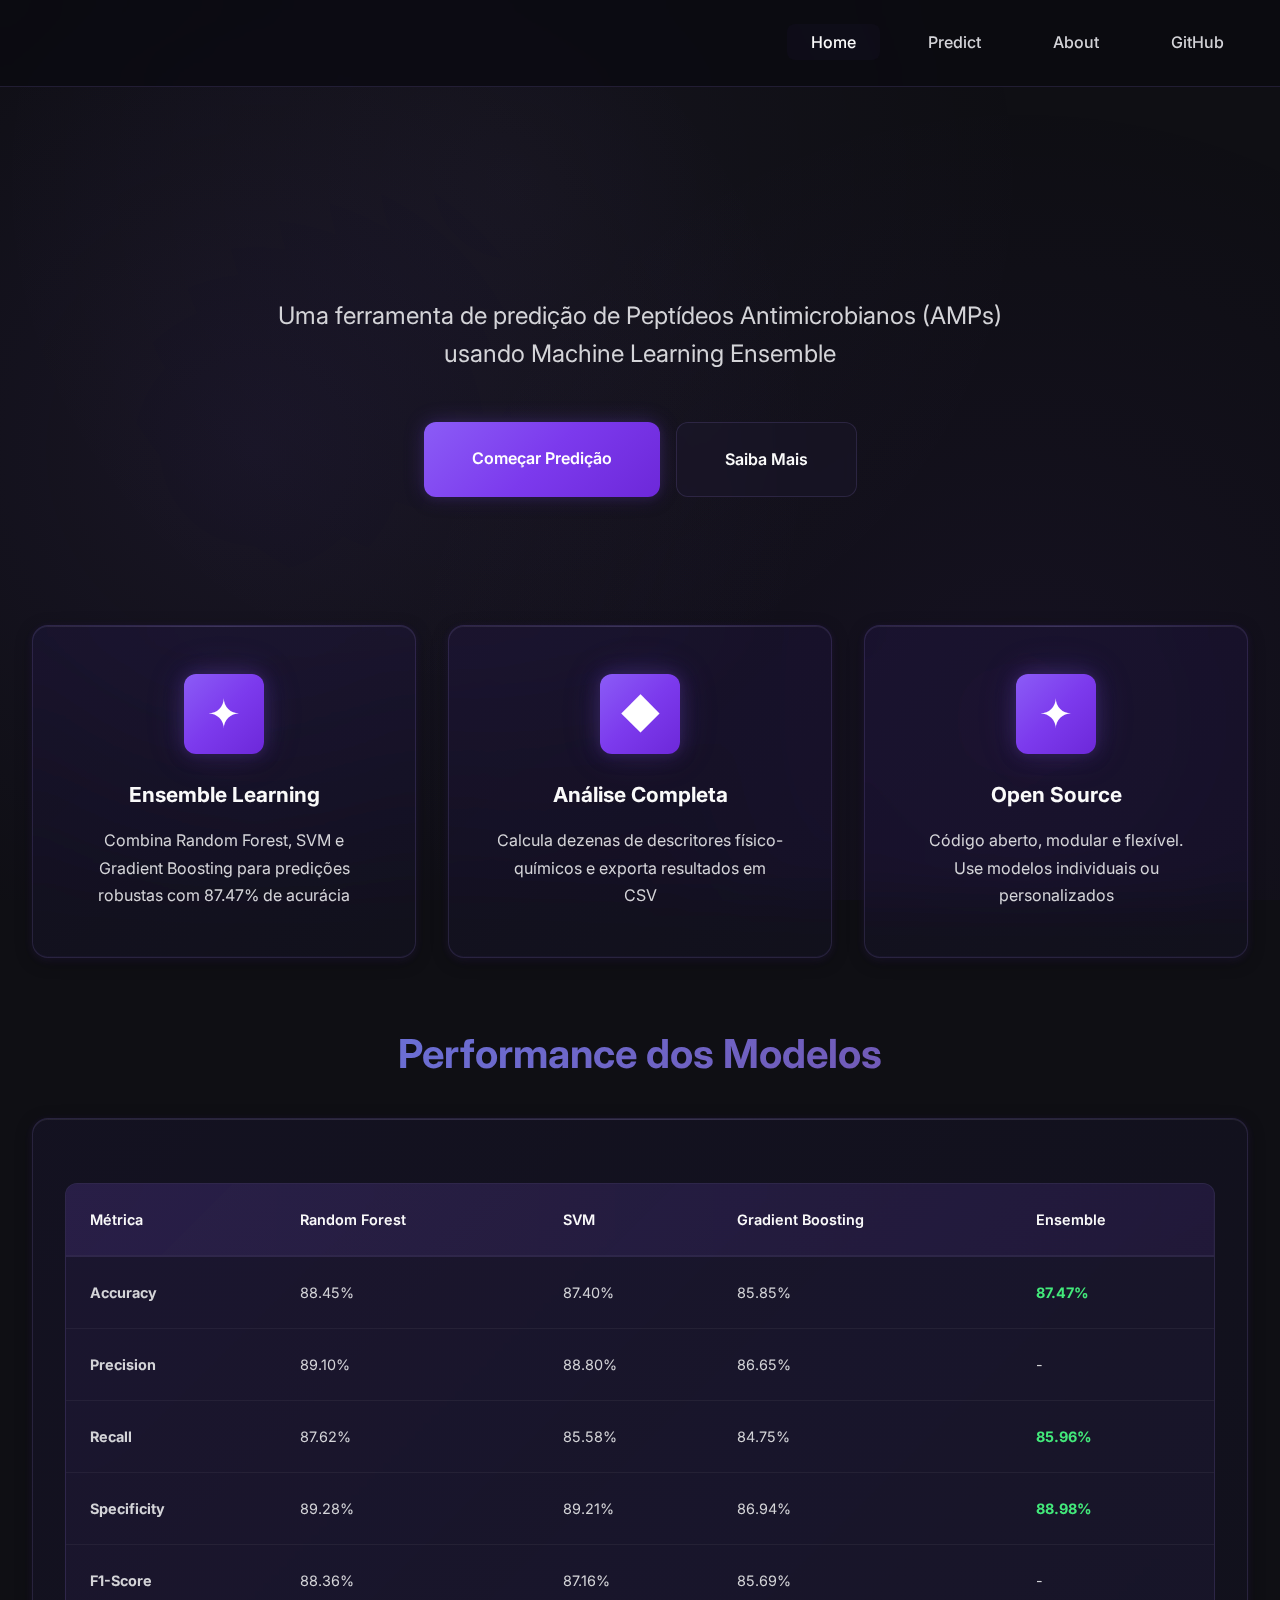
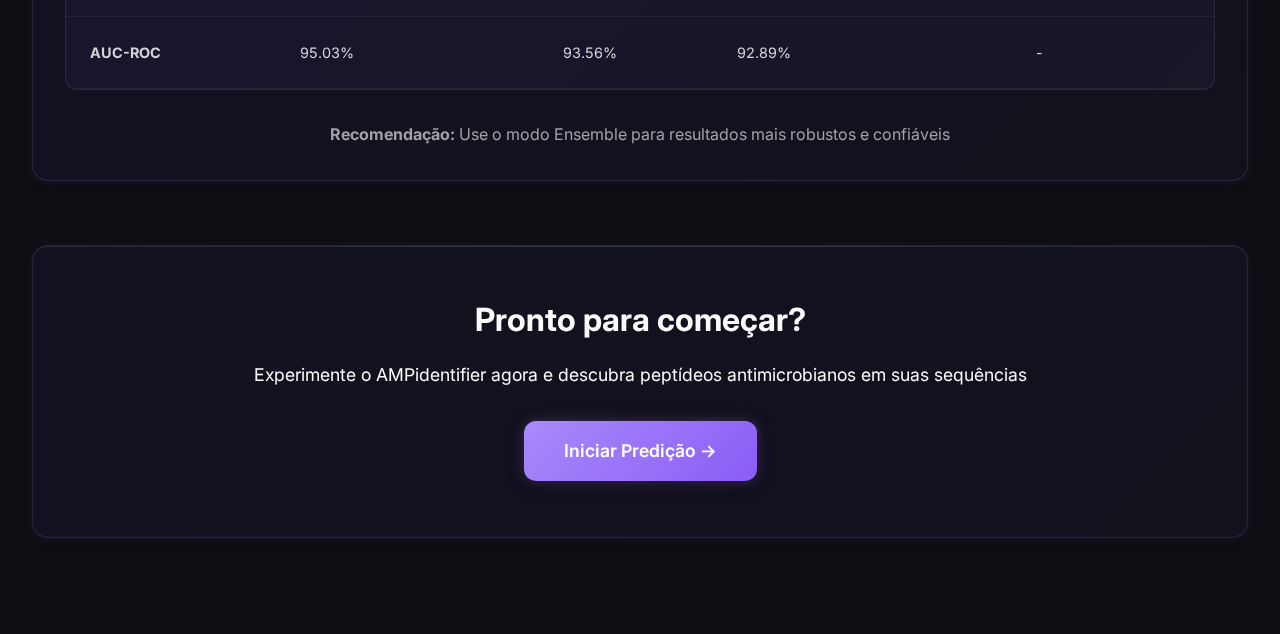
<file: web_portal/index.html>
<!DOCTYPE html>
<html lang="pt-BR">

<head>
    <meta charset="UTF-8">
    <meta name="viewport" content="width=device-width, initial-scale=1.0">
    <meta name="description"
        content="AMPidentifier - Ferramenta de predição de peptídeos antimicrobianos usando machine learning">
    <meta name="keywords" content="AMP, antimicrobial peptides, machine learning, bioinformatics">
    <meta name="author" content="Madson A. de Luna Aragão">

    <title>AMPidentifier - Antimicrobial Peptide Prediction</title>

    <link rel="stylesheet" href="static/css/style.css">
    <link rel="preconnect" href="https://fonts.googleapis.com">
    <link rel="preconnect" href="https://fonts.gstatic.com" crossorigin>
</head>

<body>
    <!-- Navigation -->
    <nav class="navbar">
        <div class="navbar-container">
            <a href="index.html" class="navbar-brand">
                ◈ AMPidentifier
            </a>
            <ul class="navbar-nav">
                <li><a href="index.html" class="nav-link active">Home</a></li>
                <li><a href="predict.html" class="nav-link">Predict</a></li>
                <li><a href="about.html" class="nav-link">About</a></li>
                <li><a href="https://github.com/madsondeluna/AMPIdentifier" class="nav-link" target="_blank">GitHub</a>
                </li>
            </ul>
        </div>
    </nav>

    <!-- Main Content -->
    <main class="main-content">
        <div class="container">
            <!-- Hero Section -->
            <section class="hero">
                <h1 class="hero-title">AMPidentifier</h1>
                <p class="hero-subtitle">
                    Uma ferramenta de predição de Peptídeos Antimicrobianos (AMPs) usando Machine Learning Ensemble
                </p>
                <div style="display: flex; gap: 1rem; justify-content: center; flex-wrap: wrap;">
                    <a href="predict.html" class="btn btn-primary">Começar Predição</a>
                    <a href="about.html" class="btn btn-secondary">Saiba Mais</a>
                </div>
            </section>

            <!-- Features Grid - Minimalist -->
            <section class="grid grid-3" style="margin-top: 4rem;">
                <div class="glass-card feature-card">
                    <div class="feature-icon">✦</div>
                    <h3 class="feature-title">Ensemble Learning</h3>
                    <p class="feature-description">
                        Combina Random Forest, SVM e Gradient Boosting para predições robustas com 87.47% de acurácia
                    </p>
                </div>

                <div class="glass-card feature-card">
                    <div class="feature-icon">◆</div>
                    <h3 class="feature-title">Análise Completa</h3>
                    <p class="feature-description">
                        Calcula dezenas de descritores físico-químicos e exporta resultados em CSV
                    </p>
                </div>

                <div class="glass-card feature-card">
                    <div class="feature-icon">✦</div>
                    <h3 class="feature-title">Open Source</h3>
                    <p class="feature-description">
                        Código aberto, modular e flexível. Use modelos individuais ou personalizados
                    </p>
                </div>
            </section>

            <!-- Performance Metrics -->
            <section style="margin-top: 4rem;">
                <h2 class="text-center"
                    style="font-size: 2.5rem; margin-bottom: 2rem; background: linear-gradient(135deg, #667eea 0%, #764ba2 100%); -webkit-background-clip: text; -webkit-text-fill-color: transparent;">
                    Performance dos Modelos
                </h2>

                <div class="glass-card">
                    <div class="table-container">
                        <table class="data-table">
                            <thead>
                                <tr>
                                    <th>Métrica</th>
                                    <th>Random Forest</th>
                                    <th>SVM</th>
                                    <th>Gradient Boosting</th>
                                    <th>Ensemble</th>
                                </tr>
                            </thead>
                            <tbody>
                                <tr>
                                    <td><strong>Accuracy</strong></td>
                                    <td>88.45%</td>
                                    <td>87.40%</td>
                                    <td>85.85%</td>
                                    <td><strong style="color: #43e97b;">87.47%</strong></td>
                                </tr>
                                <tr>
                                    <td><strong>Precision</strong></td>
                                    <td>89.10%</td>
                                    <td>88.80%</td>
                                    <td>86.65%</td>
                                    <td>-</td>
                                </tr>
                                <tr>
                                    <td><strong>Recall</strong></td>
                                    <td>87.62%</td>
                                    <td>85.58%</td>
                                    <td>84.75%</td>
                                    <td><strong style="color: #43e97b;">85.96%</strong></td>
                                </tr>
                                <tr>
                                    <td><strong>Specificity</strong></td>
                                    <td>89.28%</td>
                                    <td>89.21%</td>
                                    <td>86.94%</td>
                                    <td><strong style="color: #43e97b;">88.98%</strong></td>
                                </tr>
                                <tr>
                                    <td><strong>F1-Score</strong></td>
                                    <td>88.36%</td>
                                    <td>87.16%</td>
                                    <td>85.69%</td>
                                    <td>-</td>
                                </tr>
                                <tr>
                                    <td><strong>AUC-ROC</strong></td>
                                    <td>95.03%</td>
                                    <td>93.56%</td>
                                    <td>92.89%</td>
                                    <td>-</td>
                                </tr>
                            </tbody>
                        </table>
                    </div>
                    <p class="text-muted text-center mt-2">
                        <strong>Recomendação:</strong> Use o modo Ensemble para resultados mais robustos e confiáveis
                    </p>
                </div>
            </section>

            <!-- Call to Action -->
            <section style="margin-top: 4rem; margin-bottom: 4rem; text-align: center;">
                <div class="glass-card" style="padding: 3rem;">
                    <h2 style="font-size: 2rem; margin-bottom: 1rem;">
                        Pronto para começar?
                    </h2>
                    <p class="text-secondary" style="margin-bottom: 2rem; font-size: 1.1rem;">
                        Experimente o AMPidentifier agora e descubra peptídeos antimicrobianos em suas sequências
                    </p>
                    <a href="predict.html" class="btn btn-success" style="font-size: 1.1rem; padding: 1rem 2.5rem;">
                        Iniciar Predição →
                    </a>
                </div>
            </section>
        </div>
    </main>

    <script src="static/js/main.js"></script>
</body>

</html>
</file>
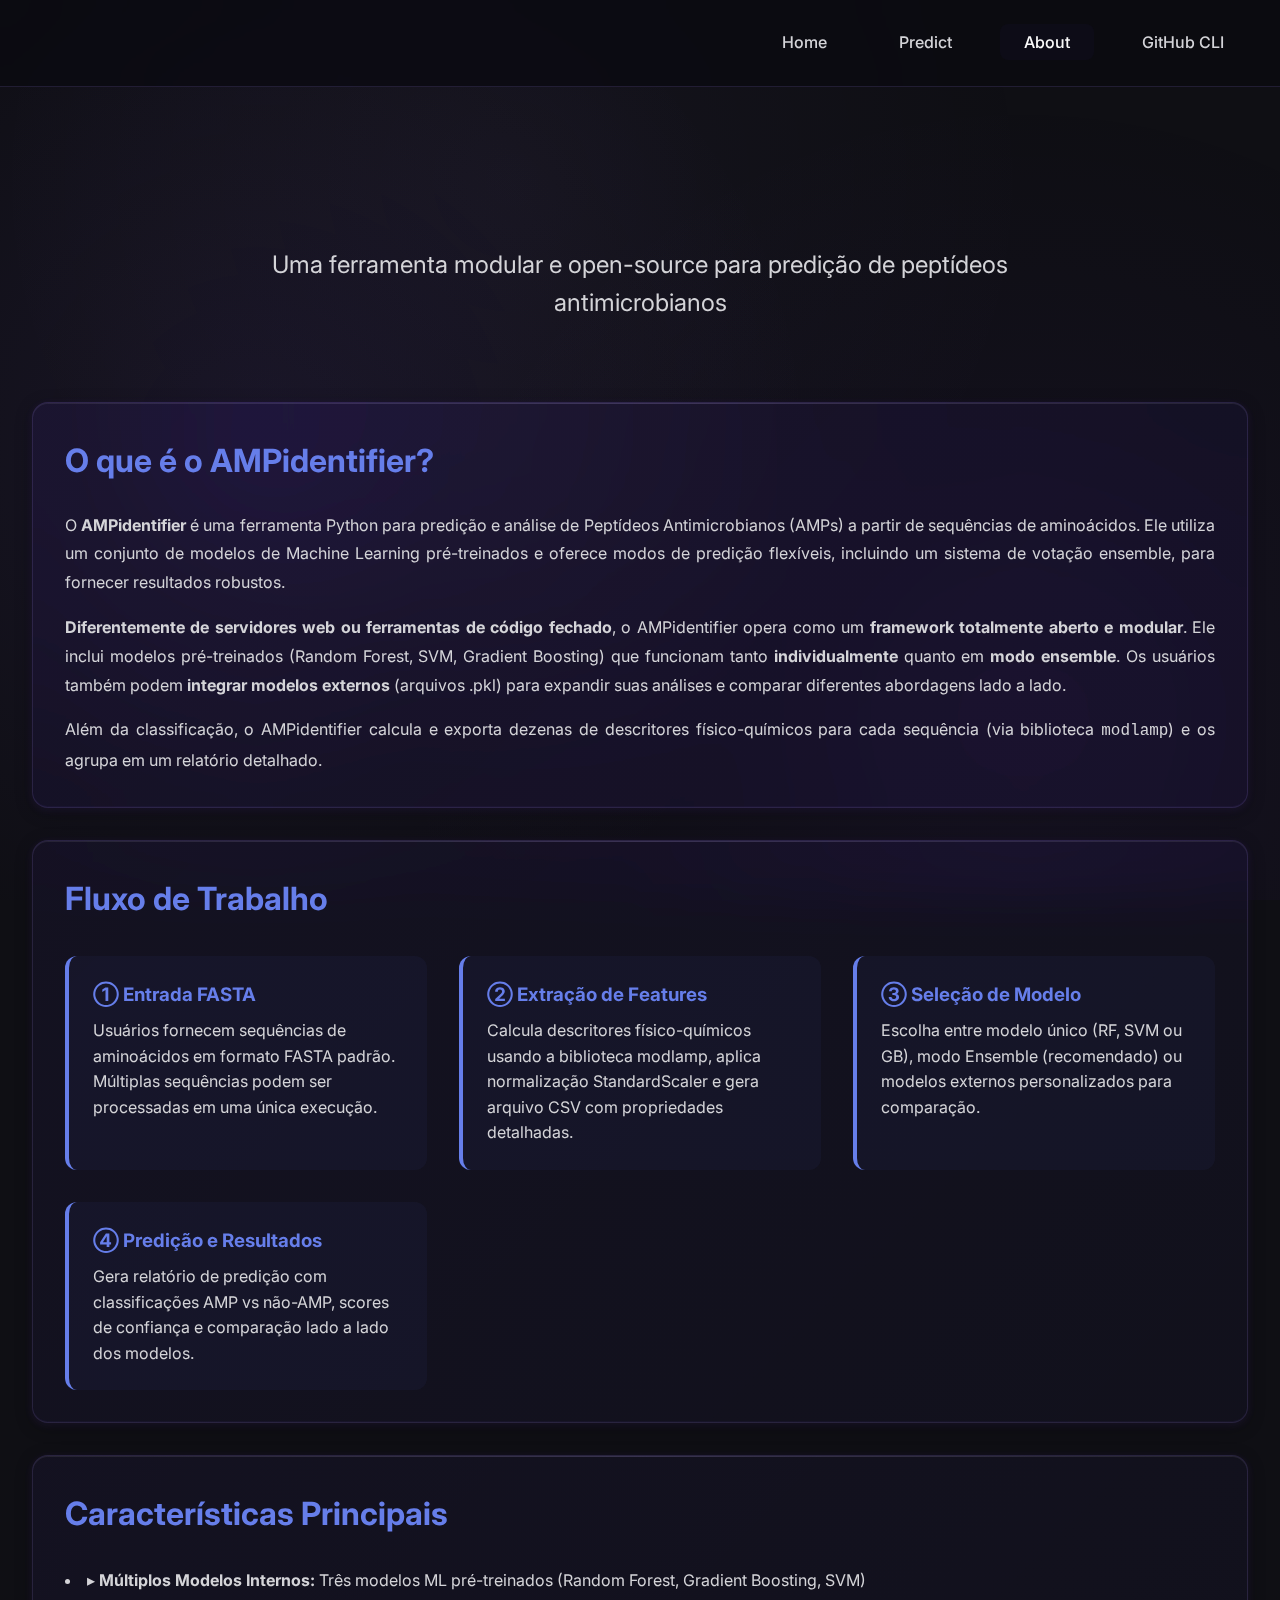
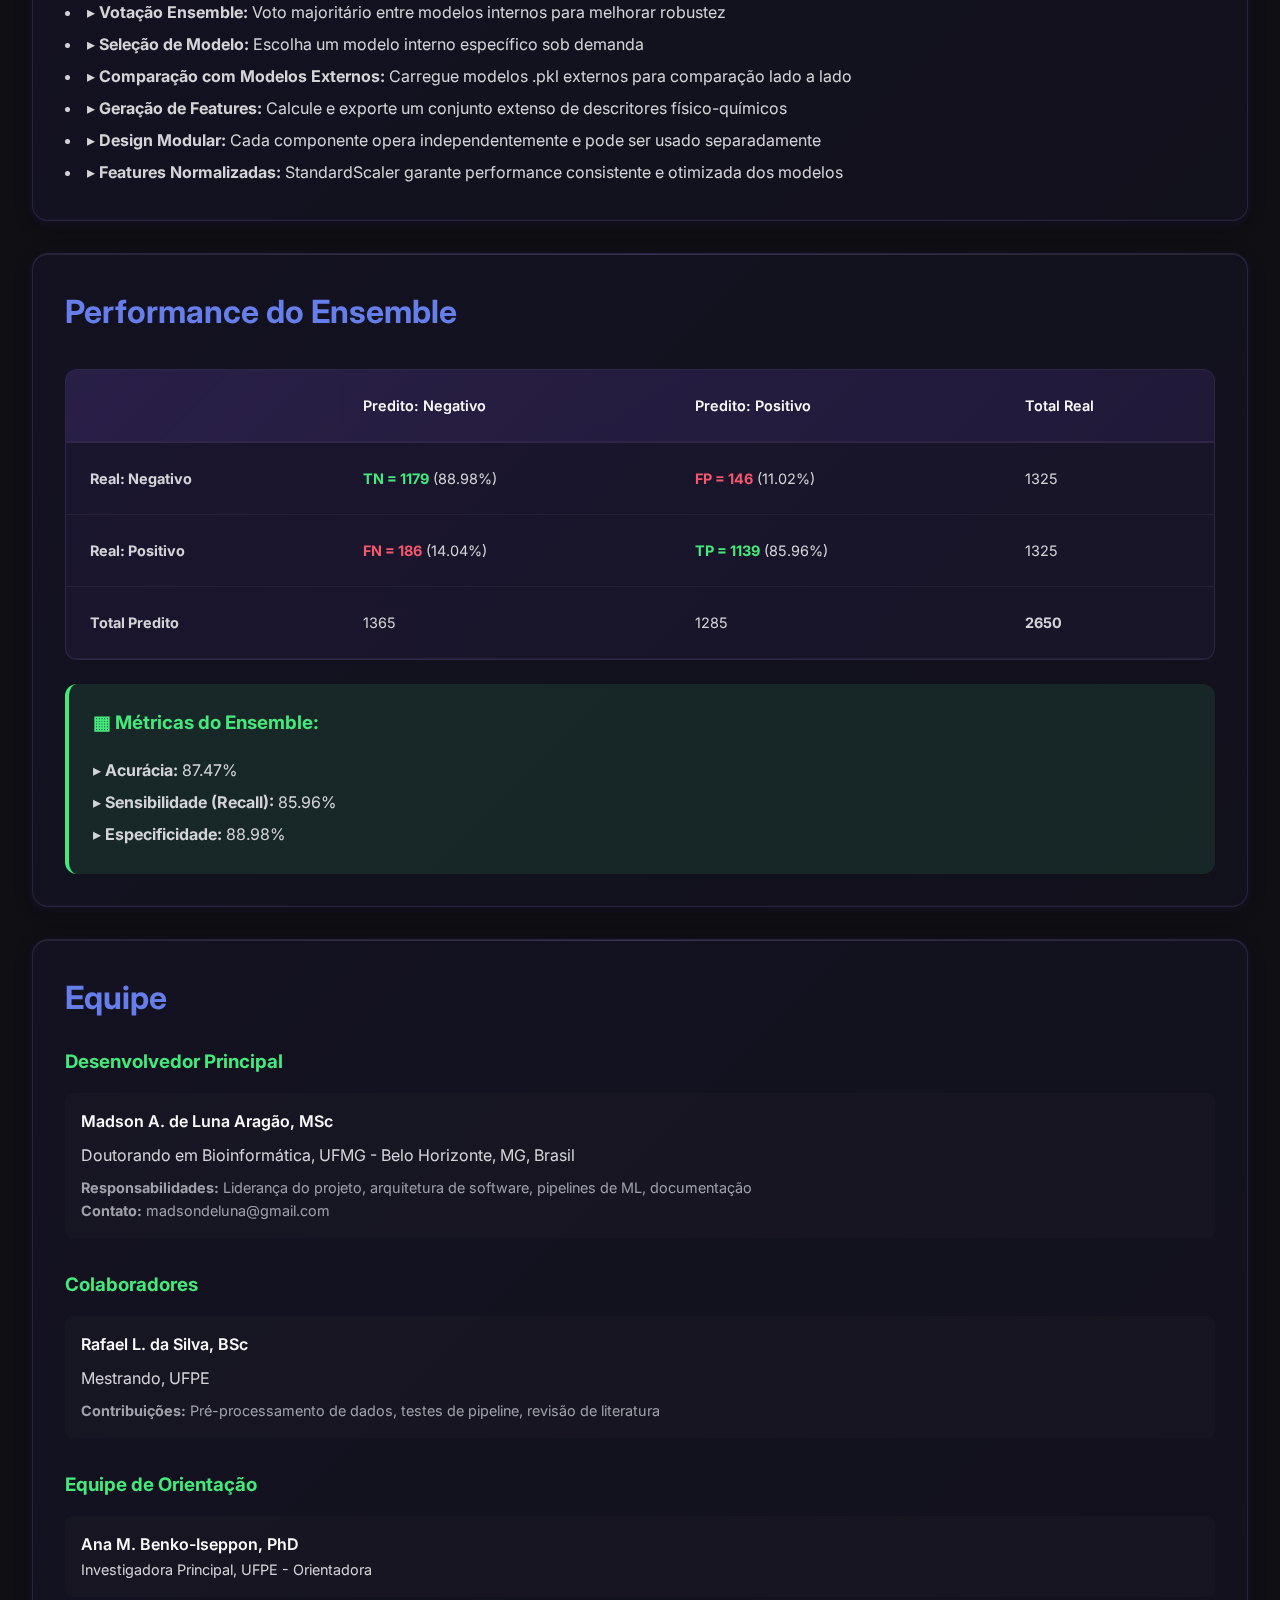
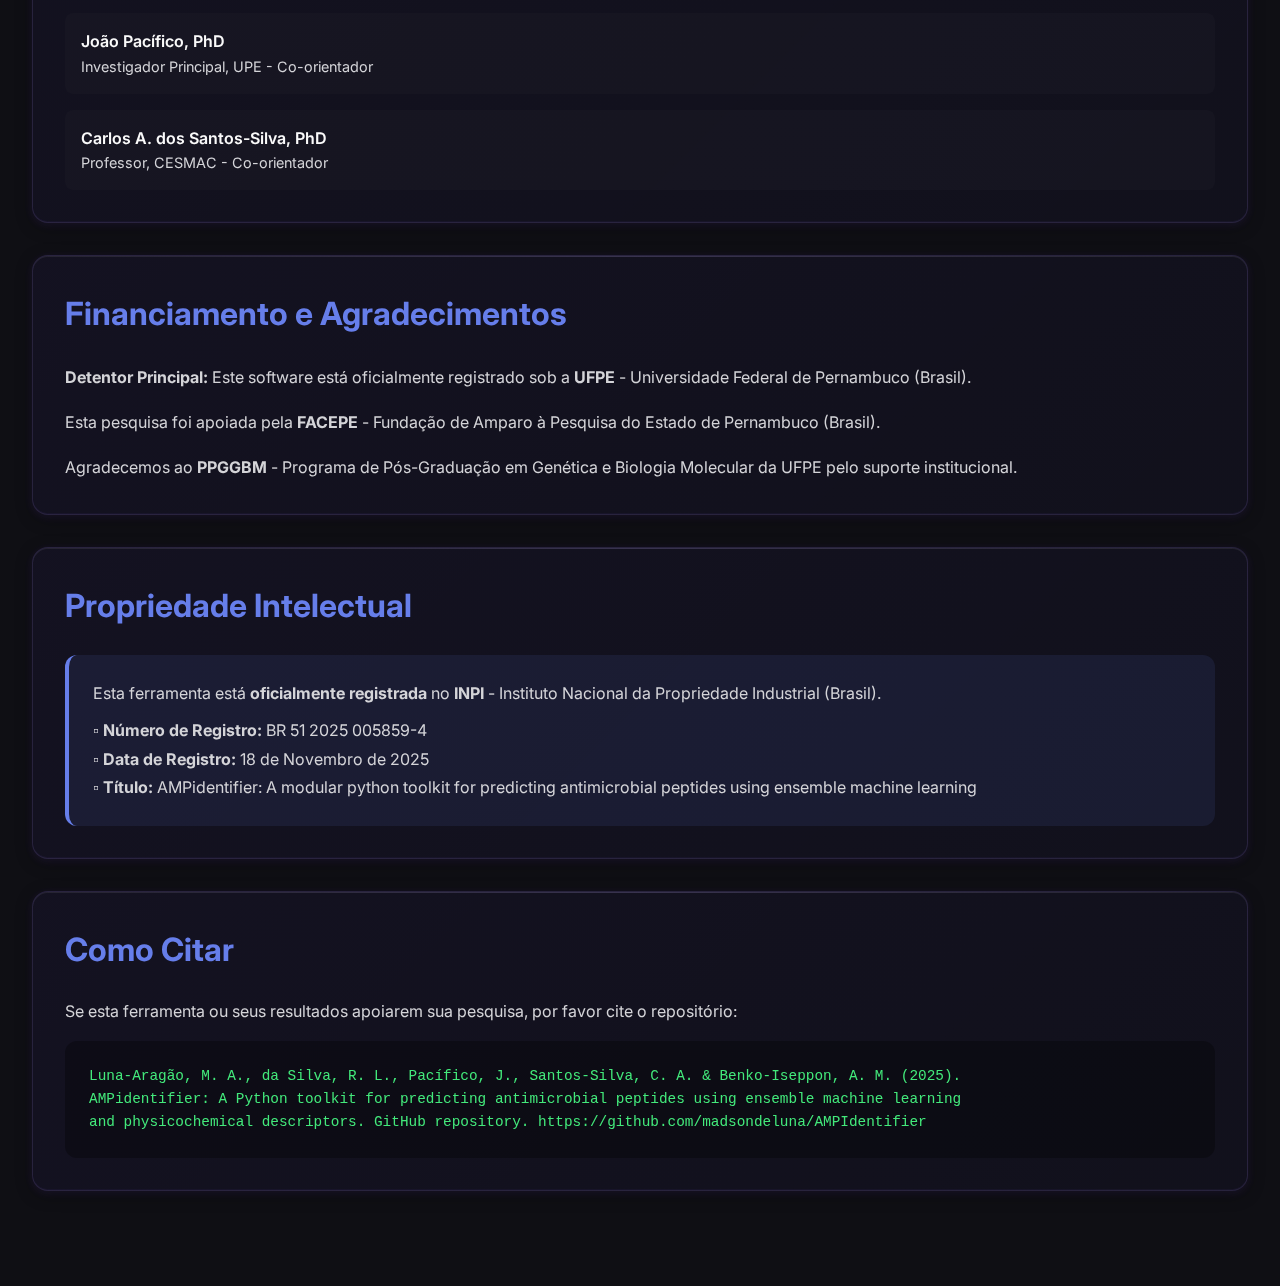
<file: web_portal/about.html>
<!DOCTYPE html>
<html lang="pt-BR">

<head>
    <meta charset="UTF-8">
    <meta name="viewport" content="width=device-width, initial-scale=1.0">
    <meta name="description" content="Sobre o AMPidentifier - Ferramenta de predição de peptídeos antimicrobianos">
    <title>About - AMPidentifier</title>

    <link rel="stylesheet" href="static/css/style.css">
    <link rel="preconnect" href="https://fonts.googleapis.com">
    <link rel="preconnect" href="https://fonts.gstatic.com" crossorigin>
</head>

<body>
    <!-- Navigation -->
    <nav class="navbar">
        <div class="navbar-container">
            <a href="index.html" class="navbar-brand">
                AMPidentifier Server
            </a>
            <ul class="navbar-nav">
                <li><a href="index.html" class="nav-link">Home</a></li>
                <li><a href="predict.html" class="nav-link">Predict</a></li>
                <li><a href="about.html" class="nav-link active">About</a></li>
                <li><a href="https://github.com/madsondeluna/AMPIdentifier" class="nav-link" target="_blank">GitHub
                        CLI</a>
                </li>
            </ul>
        </div>
    </nav>

    <!-- Main Content -->
    <main class="main-content">
        <div class="container">
            <section class="hero" style="padding: 2rem 0;">
                <h1 class="hero-title" style="font-size: 3rem;">Sobre o AMPidentifier</h1>
                <p class="hero-subtitle">
                    Uma ferramenta modular e open-source para predição de peptídeos antimicrobianos
                </p>
            </section>

            <!-- About Section -->
            <section>
                <div class="glass-card">
                    <h2 style="color: #667eea; margin-bottom: 1.5rem; font-size: 2rem;">O que é o AMPidentifier?</h2>
                    <p
                        style="color: var(--text-secondary); line-height: 1.8; margin-bottom: 1rem; text-align: justify;">
                        O <strong>AMPidentifier</strong> é uma ferramenta Python para predição e análise de Peptídeos
                        Antimicrobianos (AMPs)
                        a partir de sequências de aminoácidos. Ele utiliza um conjunto de modelos de Machine Learning
                        pré-treinados e oferece
                        modos de predição flexíveis, incluindo um sistema de votação ensemble, para fornecer resultados
                        robustos.
                    </p>
                    <p
                        style="color: var(--text-secondary); line-height: 1.8; margin-bottom: 1rem; text-align: justify;">
                        <strong>Diferentemente de servidores web ou ferramentas de código fechado</strong>, o
                        AMPidentifier opera como um
                        <strong>framework totalmente aberto e modular</strong>. Ele inclui modelos pré-treinados (Random
                        Forest, SVM, Gradient Boosting)
                        que funcionam tanto <strong>individualmente</strong> quanto em <strong>modo ensemble</strong>.
                        Os usuários também podem
                        <strong>integrar modelos externos</strong> (arquivos .pkl) para expandir suas análises e
                        comparar diferentes abordagens lado a lado.
                    </p>
                    <p style="color: var(--text-secondary); line-height: 1.8; text-align: justify;">
                        Além da classificação, o AMPidentifier calcula e exporta dezenas de descritores físico-químicos
                        para cada sequência
                        (via biblioteca <code>modlamp</code>) e os agrupa em um relatório detalhado.
                    </p>
                </div>
            </section>

            <!-- Workflow -->
            <section style="margin-top: 2rem;">
                <div class="glass-card">
                    <h2 style="color: #667eea; margin-bottom: 1.5rem; font-size: 2rem;">Fluxo de Trabalho</h2>
                    <div class="grid grid-2" style="margin-top: 2rem;">
                        <div
                            style="padding: 1.5rem; background: rgba(102, 126, 234, 0.05); border-radius: 12px; border-left: 4px solid #667eea;">
                            <h3 style="color: #667eea; margin-bottom: 0.5rem;">① Entrada FASTA</h3>
                            <p style="color: var(--text-secondary);">
                                Usuários fornecem sequências de aminoácidos em formato FASTA padrão. Múltiplas
                                sequências podem ser processadas em uma única execução.
                            </p>
                        </div>

                        <div
                            style="padding: 1.5rem; background: rgba(102, 126, 234, 0.05); border-radius: 12px; border-left: 4px solid #667eea;">
                            <h3 style="color: #667eea; margin-bottom: 0.5rem;">② Extração de Features</h3>
                            <p style="color: var(--text-secondary);">
                                Calcula descritores físico-químicos usando a biblioteca modlamp, aplica normalização
                                StandardScaler e gera arquivo CSV com propriedades detalhadas.
                            </p>
                        </div>

                        <div
                            style="padding: 1.5rem; background: rgba(102, 126, 234, 0.05); border-radius: 12px; border-left: 4px solid #667eea;">
                            <h3 style="color: #667eea; margin-bottom: 0.5rem;">③ Seleção de Modelo</h3>
                            <p style="color: var(--text-secondary);">
                                Escolha entre modelo único (RF, SVM ou GB), modo Ensemble (recomendado) ou modelos
                                externos personalizados para comparação.
                            </p>
                        </div>

                        <div
                            style="padding: 1.5rem; background: rgba(102, 126, 234, 0.05); border-radius: 12px; border-left: 4px solid #667eea;">
                            <h3 style="color: #667eea; margin-bottom: 0.5rem;">④ Predição e Resultados</h3>
                            <p style="color: var(--text-secondary);">
                                Gera relatório de predição com classificações AMP vs não-AMP, scores de confiança e
                                comparação lado a lado dos modelos.
                            </p>
                        </div>
                    </div>
                </div>
            </section>

            <!-- Key Features -->
            <section style="margin-top: 2rem;">
                <div class="glass-card">
                    <h2 style="color: #667eea; margin-bottom: 1.5rem; font-size: 2rem;">Características Principais</h2>
                    <ul style="color: var(--text-secondary); line-height: 2; list-style-position: inside;">
                        <li>▸ <strong>Múltiplos Modelos Internos:</strong> Três modelos ML pré-treinados (Random Forest,
                            Gradient Boosting, SVM)</li>
                        <li>▸ <strong>Votação Ensemble:</strong> Voto majoritário entre modelos internos para melhorar
                            robustez</li>
                        <li>▸ <strong>Seleção de Modelo:</strong> Escolha um modelo interno específico sob demanda</li>
                        <li>▸ <strong>Comparação com Modelos Externos:</strong> Carregue modelos .pkl externos para
                            comparação lado a lado</li>
                        <li>▸ <strong>Geração de Features:</strong> Calcule e exporte um conjunto extenso de descritores
                            físico-químicos</li>
                        <li>▸ <strong>Design Modular:</strong> Cada componente opera independentemente e pode ser usado
                            separadamente</li>
                        <li>▸ <strong>Features Normalizadas:</strong> StandardScaler garante performance consistente e
                            otimizada dos modelos</li>
                    </ul>
                </div>
            </section>

            <!-- Performance -->
            <section style="margin-top: 2rem;">
                <div class="glass-card">
                    <h2 style="color: #667eea; margin-bottom: 1.5rem; font-size: 2rem;">Performance do Ensemble</h2>

                    <div class="table-container" style="margin-bottom: 1.5rem;">
                        <table class="data-table">
                            <thead>
                                <tr>
                                    <th></th>
                                    <th>Predito: Negativo</th>
                                    <th>Predito: Positivo</th>
                                    <th>Total Real</th>
                                </tr>
                            </thead>
                            <tbody>
                                <tr>
                                    <td><strong>Real: Negativo</strong></td>
                                    <td><strong style="color: #43e97b;">TN = 1179</strong> (88.98%)</td>
                                    <td><strong style="color: #f5576c;">FP = 146</strong> (11.02%)</td>
                                    <td>1325</td>
                                </tr>
                                <tr>
                                    <td><strong>Real: Positivo</strong></td>
                                    <td><strong style="color: #f5576c;">FN = 186</strong> (14.04%)</td>
                                    <td><strong style="color: #43e97b;">TP = 1139</strong> (85.96%)</td>
                                    <td>1325</td>
                                </tr>
                                <tr>
                                    <td><strong>Total Predito</strong></td>
                                    <td>1365</td>
                                    <td>1285</td>
                                    <td><strong>2650</strong></td>
                                </tr>
                            </tbody>
                        </table>
                    </div>

                    <div
                        style="background: rgba(67, 233, 123, 0.1); padding: 1.5rem; border-radius: 12px; border-left: 4px solid #43e97b;">
                        <h3 style="color: #43e97b; margin-bottom: 1rem;">▦ Métricas do Ensemble:</h3>
                        <ul style="color: var(--text-secondary); line-height: 2; list-style: none; padding-left: 0;">
                            <li>▸ <strong>Acurácia:</strong> 87.47%</li>
                            <li>▸ <strong>Sensibilidade (Recall):</strong> 85.96%</li>
                            <li>▸ <strong>Especificidade:</strong> 88.98%</li>
                        </ul>
                    </div>
                </div>
            </section>

            <!-- Contributors -->
            <section style="margin-top: 2rem;">
                <div class="glass-card">
                    <h2 style="color: #667eea; margin-bottom: 1.5rem; font-size: 2rem;">Equipe</h2>

                    <div style="margin-bottom: 2rem;">
                        <h3 style="color: #43e97b; margin-bottom: 1rem;">Desenvolvedor Principal</h3>
                        <div style="padding: 1rem; background: rgba(255, 255, 255, 0.02); border-radius: 8px;">
                            <p style="color: var(--text-primary); font-weight: 600; margin-bottom: 0.5rem;">
                                Madson A. de Luna Aragão, MSc
                            </p>
                            <p style="color: var(--text-secondary); margin-bottom: 0.5rem;">
                                Doutorando em Bioinformática, UFMG - Belo Horizonte, MG, Brasil
                            </p>
                            <p style="color: var(--text-muted); font-size: 0.9rem;">
                                <strong>Responsabilidades:</strong> Liderança do projeto, arquitetura de software,
                                pipelines de ML, documentação
                            </p>
                            <p style="color: var(--text-muted); font-size: 0.9rem;">
                                <strong>Contato:</strong> madsondeluna@gmail.com
                            </p>
                        </div>
                    </div>

                    <div style="margin-bottom: 2rem;">
                        <h3 style="color: #43e97b; margin-bottom: 1rem;">Colaboradores</h3>
                        <div style="padding: 1rem; background: rgba(255, 255, 255, 0.02); border-radius: 8px;">
                            <p style="color: var(--text-primary); font-weight: 600; margin-bottom: 0.5rem;">
                                Rafael L. da Silva, BSc
                            </p>
                            <p style="color: var(--text-secondary); margin-bottom: 0.5rem;">
                                Mestrando, UFPE
                            </p>
                            <p style="color: var(--text-muted); font-size: 0.9rem;">
                                <strong>Contribuições:</strong> Pré-processamento de dados, testes de pipeline, revisão
                                de literatura
                            </p>
                        </div>
                    </div>

                    <div>
                        <h3 style="color: #43e97b; margin-bottom: 1rem;">Equipe de Orientação</h3>
                        <div style="display: grid; gap: 1rem;">
                            <div style="padding: 1rem; background: rgba(255, 255, 255, 0.02); border-radius: 8px;">
                                <p style="color: var(--text-primary); font-weight: 600;">Ana M. Benko-Iseppon, PhD</p>
                                <p style="color: var(--text-secondary); font-size: 0.9rem;">Investigadora Principal,
                                    UFPE - Orientadora</p>
                            </div>
                            <div style="padding: 1rem; background: rgba(255, 255, 255, 0.02); border-radius: 8px;">
                                <p style="color: var(--text-primary); font-weight: 600;">João Pacífico, PhD</p>
                                <p style="color: var(--text-secondary); font-size: 0.9rem;">Investigador Principal, UPE
                                    - Co-orientador</p>
                            </div>
                            <div style="padding: 1rem; background: rgba(255, 255, 255, 0.02); border-radius: 8px;">
                                <p style="color: var(--text-primary); font-weight: 600;">Carlos A. dos Santos-Silva, PhD
                                </p>
                                <p style="color: var(--text-secondary); font-size: 0.9rem;">Professor, CESMAC -
                                    Co-orientador</p>
                            </div>
                        </div>
                    </div>
                </div>
            </section>

            <!-- Funding -->
            <section style="margin-top: 2rem;">
                <div class="glass-card">
                    <h2 style="color: #667eea; margin-bottom: 1.5rem; font-size: 2rem;">Financiamento e Agradecimentos
                    </h2>
                    <p style="color: var(--text-secondary); line-height: 1.8; margin-bottom: 1rem;">
                        <strong>Detentor Principal:</strong> Este software está oficialmente registrado sob a
                        <strong>UFPE</strong> -
                        Universidade Federal de Pernambuco (Brasil).
                    </p>
                    <p style="color: var(--text-secondary); line-height: 1.8; margin-bottom: 1rem;">
                        Esta pesquisa foi apoiada pela <strong>FACEPE</strong> - Fundação de Amparo à Pesquisa do Estado
                        de Pernambuco (Brasil).
                    </p>
                    <p style="color: var(--text-secondary); line-height: 1.8;">
                        Agradecemos ao <strong>PPGGBM</strong> - Programa de Pós-Graduação em Genética e Biologia
                        Molecular da UFPE
                        pelo suporte institucional.
                    </p>
                </div>
            </section>

            <!-- Intellectual Property -->
            <section style="margin-top: 2rem;">
                <div class="glass-card">
                    <h2 style="color: #667eea; margin-bottom: 1.5rem; font-size: 2rem;">Propriedade Intelectual</h2>
                    <div
                        style="background: rgba(102, 126, 234, 0.1); padding: 1.5rem; border-radius: 12px; border-left: 4px solid #667eea;">
                        <p style="color: var(--text-secondary); line-height: 1.8; margin-bottom: 0.5rem;">
                            Esta ferramenta está <strong>oficialmente registrada</strong> no <strong>INPI</strong> -
                            Instituto Nacional da Propriedade Industrial (Brasil).
                        </p>
                        <ul style="color: var(--text-secondary); line-height: 1.8; list-style: none; padding-left: 0;">
                            <li>▫ <strong>Número de Registro:</strong> BR 51 2025 005859-4</li>
                            <li>▫ <strong>Data de Registro:</strong> 18 de Novembro de 2025</li>
                            <li>▫ <strong>Título:</strong> AMPidentifier: A modular python toolkit for predicting
                                antimicrobial peptides using ensemble machine learning</li>
                        </ul>
                    </div>
                </div>
            </section>

            <!-- Citation -->
            <section style="margin-top: 2rem; margin-bottom: 4rem;">
                <div class="glass-card">
                    <h2 style="color: #667eea; margin-bottom: 1.5rem; font-size: 2rem;">Como Citar</h2>
                    <p style="color: var(--text-secondary); margin-bottom: 1rem;">
                        Se esta ferramenta ou seus resultados apoiarem sua pesquisa, por favor cite o repositório:
                    </p>
                    <div
                        style="background: rgba(0, 0, 0, 0.3); padding: 1.5rem; border-radius: 12px; overflow-x: auto;">
                        <pre style="color: #43e97b; margin: 0; white-space: pre-wrap; font-size: 0.9rem;">Luna-Aragão, M. A., da Silva, R. L., Pacífico, J., Santos-Silva, C. A. & Benko-Iseppon, A. M. (2025). 
AMPidentifier: A Python toolkit for predicting antimicrobial peptides using ensemble machine learning 
and physicochemical descriptors. GitHub repository. https://github.com/madsondeluna/AMPIdentifier</pre>
                    </div>
                </div>
            </section>
        </div>
    </main>

    <script src="static/js/main.js"></script>
</body>

</html>
</file>
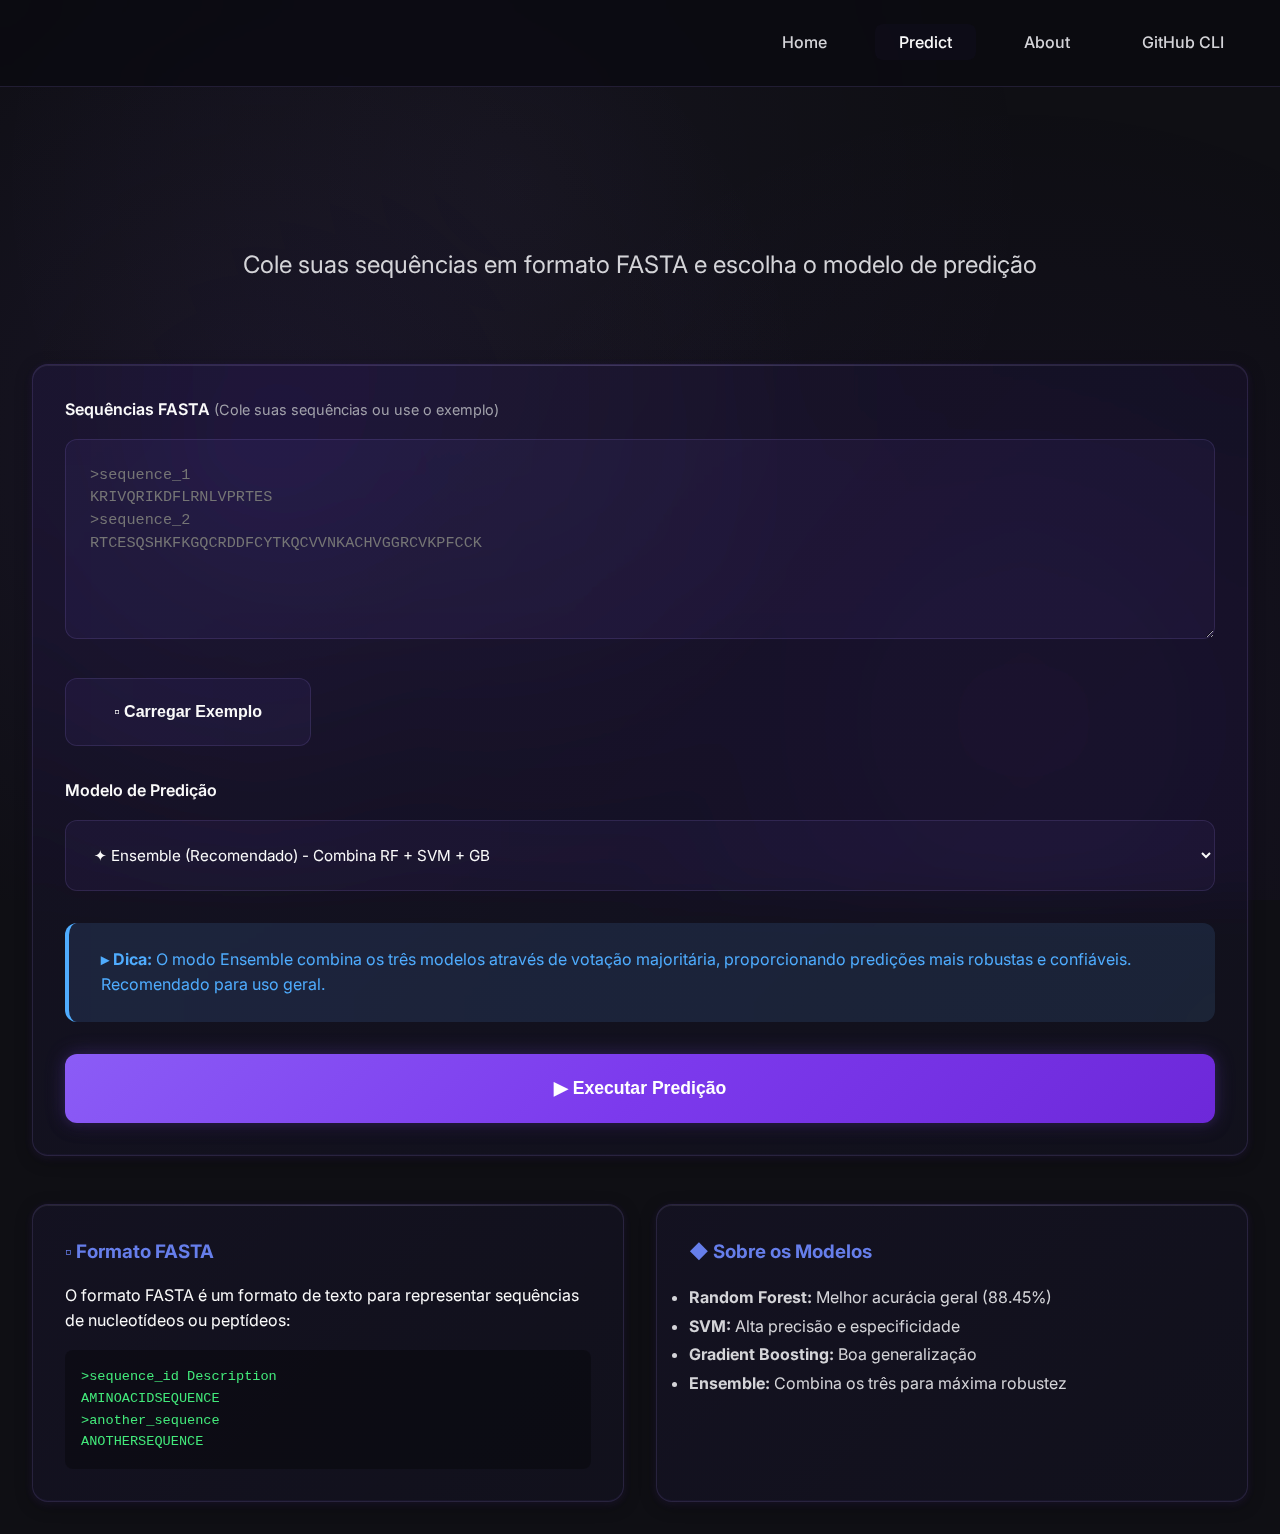
<file: web_portal/predict.html>
<!DOCTYPE html>
<html lang="pt-BR">

<head>
    <meta charset="UTF-8">
    <meta name="viewport" content="width=device-width, initial-scale=1.0">
    <meta name="description" content="Predição de peptídeos antimicrobianos - AMPidentifier">
    <title>Predict - AMPidentifier</title>

    <link rel="stylesheet" href="static/css/style.css">
    <link rel="preconnect" href="https://fonts.googleapis.com">
    <link rel="preconnect" href="https://fonts.gstatic.com" crossorigin>
</head>

<body>
    <!-- Navigation -->
    <nav class="navbar">
        <div class="navbar-container">
            <a href="index.html" class="navbar-brand">
                AMPidentifier Server
            </a>
            <ul class="navbar-nav">
                <li><a href="index.html" class="nav-link">Home</a></li>
                <li><a href="predict.html" class="nav-link active">Predict</a></li>
                <li><a href="about.html" class="nav-link">About</a></li>
                <li><a href="https://github.com/madsondeluna/AMPIdentifier" class="nav-link" target="_blank">GitHub
                        CLI</a>
                </li>
            </ul>
        </div>
    </nav>

    <!-- Main Content -->
    <main class="main-content">
        <div class="container">
            <section class="hero" style="padding: 2rem 0;">
                <h1 class="hero-title" style="font-size: 3rem;">Predição de AMPs</h1>
                <p class="hero-subtitle">
                    Cole suas sequências em formato FASTA e escolha o modelo de predição
                </p>
            </section>

            <!-- Prediction Form -->
            <section>
                <div class="glass-card">
                    <form id="prediction-form">
                        <div class="form-group">
                            <label for="fasta-input" class="form-label">
                                Sequências FASTA
                                <span class="text-muted" style="font-weight: 400; font-size: 0.9rem;">
                                    (Cole suas sequências ou use o exemplo)
                                </span>
                            </label>
                            <textarea id="fasta-input" class="form-control"
                                placeholder=">sequence_1&#10;KRIVQRIKDFLRNLVPRTES&#10;>sequence_2&#10;RTCESQSHKFKGQCRDDFCYTKQCVVNKACHVGGRCVKPFCCK"
                                required></textarea>
                        </div>

                        <div class="form-group">
                            <button type="button" id="load-example" class="btn btn-secondary"
                                data-example=">sp|P0C8L5|AMP1_HUMAN Antimicrobial peptide 1&#10;KRIVQRIKDFLRNLVPRTES&#10;>sp|P81534|DEF1_PHAVU Defensin-1&#10;RTCESQSHKFKGQCRDDFCYTKQCVVNKACHVGGRCVKPFCCK&#10;>sp|P0DJI8|DEF1_HUMAN Defensin-1&#10;DCYCRIPACIAGERRYGTCIYQGRLWAFCC">
                                ▫ Carregar Exemplo
                            </button>
                        </div>

                        <div class="form-group">
                            <label for="model-select" class="form-label">
                                Modelo de Predição
                            </label>
                            <select id="model-select" class="form-control">
                                <option value="ensemble" selected>✦ Ensemble (Recomendado) - Combina RF + SVM + GB
                                </option>
                                <option value="rf">◆ Random Forest - Melhor acurácia individual (88.45%)</option>
                                <option value="svm">◆ Support Vector Machine - Alta precisão (88.80%)</option>
                                <option value="gb">◆ Gradient Boosting - Boa generalização (85.85%)</option>
                            </select>
                        </div>

                        <div class="alert alert-info">
                            <strong>▸ Dica:</strong> O modo Ensemble combina os três modelos através de votação
                            majoritária,
                            proporcionando predições mais robustas e confiáveis. Recomendado para uso geral.
                        </div>

                        <button type="submit" class="btn btn-primary" style="width: 100%; font-size: 1.1rem;">
                            ▶ Executar Predição
                        </button>
                    </form>
                </div>
            </section>

            <!-- Loading State -->
            <section id="loading" class="hidden" style="text-align: center; margin-top: 2rem;">
                <div class="glass-card">
                    <div class="spinner"></div>
                    <p style="margin-top: 1rem; color: var(--text-secondary);">
                        Processando suas sequências...<br>
                        <small>Extraindo features e executando predição</small>
                    </p>
                </div>
            </section>

            <!-- Error Message -->
            <div id="error-message" class="alert alert-error hidden" style="margin-top: 2rem;">
                Erro ao processar predição
            </div>

            <!-- Results Section -->
            <section id="results-container" class="hidden" style="margin-top: 3rem;">
                <h2
                    style="font-size: 2rem; margin-bottom: 1.5rem; text-align: center; background: linear-gradient(135deg, #43e97b 0%, #38f9d7 100%); -webkit-background-clip: text; -webkit-text-fill-color: transparent;">
                    Resultados da Predição
                </h2>

                <!-- Predictions Table -->
                <div class="glass-card" style="margin-bottom: 2rem;">
                    <div
                        style="display: flex; justify-content: space-between; align-items: center; margin-bottom: 1rem; flex-wrap: wrap; gap: 1rem;">
                        <h3 style="margin: 0;">▦ Predições</h3>
                        <div style="display: flex; gap: 0.5rem;">
                            <button onclick="downloadPredictions('csv')" class="btn btn-success">
                                ▼ Download CSV
                            </button>
                        </div>
                    </div>
                    <div class="table-container">
                        <div id="predictions-table"></div>
                    </div>
                </div>

                <!-- Features Table -->
                <div class="glass-card">
                    <div
                        style="display: flex; justify-content: space-between; align-items: center; margin-bottom: 1rem; flex-wrap: wrap; gap: 1rem;">
                        <h3 style="margin: 0;">◇ Features Físico-Químicas</h3>
                        <div style="display: flex; gap: 0.5rem;">
                            <button onclick="downloadFeatures('csv')" class="btn btn-success">
                                ▼ Download CSV
                            </button>
                        </div>
                    </div>
                    <div class="table-container">
                        <div id="features-table"></div>
                    </div>
                </div>

                <!-- New Prediction Button -->
                <div style="text-align: center; margin-top: 2rem;">
                    <button onclick="window.location.reload()" class="btn btn-secondary">
                        ↻ Nova Predição
                    </button>
                </div>
            </section>

            <!-- Information Cards -->
            <section style="margin-top: 3rem;">
                <div class="grid grid-2">
                    <div class="glass-card">
                        <h3 style="color: #667eea; margin-bottom: 1rem;">▫ Formato FASTA</h3>
                        <p class="text-secondary" style="margin-bottom: 1rem;">
                            O formato FASTA é um formato de texto para representar sequências de nucleotídeos ou
                            peptídeos:
                        </p>
                        <pre
                            style="background: rgba(0,0,0,0.3); padding: 1rem; border-radius: 8px; overflow-x: auto; font-size: 0.85rem; color: #43e97b;">
>sequence_id Description
AMINOACIDSEQUENCE
>another_sequence
ANOTHERSEQUENCE</pre>
                    </div>

                    <div class="glass-card">
                        <h3 style="color: #667eea; margin-bottom: 1rem;">◆ Sobre os Modelos</h3>
                        <ul style="color: var(--text-secondary); line-height: 1.8;">
                            <li><strong>Random Forest:</strong> Melhor acurácia geral (88.45%)</li>
                            <li><strong>SVM:</strong> Alta precisão e especificidade</li>
                            <li><strong>Gradient Boosting:</strong> Boa generalização</li>
                            <li><strong>Ensemble:</strong> Combina os três para máxima robustez</li>
                        </ul>
                    </div>
                </div>
            </section>
        </div>
    </main>

    <script src="static/js/main.js"></script>
    <script>
        // API Configuration - VOCÊ PRECISARÁ CONFIGURAR ISSO
        const API_URL = 'https://your-api-endpoint.com/api/predict';

        // Override the prediction form handler for GitHub Pages
        const predictionForm = document.getElementById('prediction-form');
        if (predictionForm) {
            predictionForm.addEventListener('submit', async (e) => {
                e.preventDefault();

                const fastaSequence = document.getElementById('fasta-input').value;
                const modelChoice = document.getElementById('model-select').value;

                showLoading();
                hideResults();
                hideError();

                try {
                    // OPÇÃO 1: Chamar API externa (você precisará hospedar o backend separadamente)
                    // const response = await fetch(API_URL, {
                    //     method: 'POST',
                    //     headers: { 'Content-Type': 'application/json' },
                    //     body: JSON.stringify({
                    //         fasta_sequence: fastaSequence,
                    //         model: modelChoice
                    //     })
                    // });

                    // OPÇÃO 2: Demonstração com dados mockados (temporário)
                    // Simular processamento
                    await new Promise(resolve => setTimeout(resolve, 2000));

                    // Dados de exemplo
                    const mockData = {
                        success: true,
                        timestamp: new Date().toISOString(),
                        model: modelChoice,
                        num_sequences: 3,
                        predictions: [
                            { 'Sequence_ID': 'P0C8L5', 'Sequence': 'KRIVQRIKDFLRNLVPRTES', 'Prediction': 'AMP', 'RF_Prediction': 1, 'SVM_Prediction': 1, 'GB_Prediction': 1, 'Ensemble_Vote': 'AMP' },
                            { 'Sequence_ID': 'P81534', 'Sequence': 'RTCESQSHKFKGQCRDDFCYTKQCVVNKACHVGGRCVKPFCCK', 'Prediction': 'AMP', 'RF_Prediction': 1, 'SVM_Prediction': 1, 'GB_Prediction': 1, 'Ensemble_Vote': 'AMP' },
                            { 'Sequence_ID': 'P0DJI8', 'Sequence': 'DCYCRIPACIAGERRYGTCIYQGRLWAFCC', 'Prediction': 'AMP', 'RF_Prediction': 1, 'SVM_Prediction': 1, 'GB_Prediction': 0, 'Ensemble_Vote': 'AMP' }
                        ],
                        features: [
                            { 'Sequence_ID': 'P0C8L5', 'Length': 20, 'Hydrophobicity': 0.425, 'Charge': 3.0, 'pI': 10.84, 'Aromaticity': 0.15, 'Instability': 42.3, 'Aliphatic': 1.15, 'Molecular_Weight': 2456.89, 'GRAVY': -0.235, 'Helix_Fraction': 0.45 },
                            { 'Sequence_ID': 'P81534', 'Length': 43, 'Hydrophobicity': 0.312, 'Charge': 2.0, 'pI': 8.92, 'Aromaticity': 0.09, 'Instability': 38.7, 'Aliphatic': 0.89, 'Molecular_Weight': 4823.45, 'GRAVY': -0.512, 'Helix_Fraction': 0.23 },
                            { 'Sequence_ID': 'P0DJI8', 'Length': 30, 'Hydrophobicity': 0.289, 'Charge': 1.0, 'pI': 7.45, 'Aromaticity': 0.13, 'Instability': 35.2, 'Aliphatic': 0.76, 'Molecular_Weight': 3345.67, 'GRAVY': -0.387, 'Helix_Fraction': 0.33 }
                        ],
                        predictions_columns: ['Sequence_ID', 'Sequence', 'Prediction', 'RF_Prediction', 'SVM_Prediction', 'GB_Prediction', 'Ensemble_Vote'],
                        features_columns: ['Sequence_ID', 'Length', 'Hydrophobicity', 'Charge', 'pI', 'Aromaticity', 'Instability', 'Aliphatic', 'Molecular_Weight', 'GRAVY', 'Helix_Fraction']
                    };

                    displayResults(mockData);
                    hideLoading();

                    // Mostrar aviso sobre dados mockados
                    const alert = document.createElement('div');
                    alert.className = 'alert alert-info';
                    alert.style.marginTop = '1rem';
                    alert.innerHTML = '<strong>▸ Modo Demonstração:</strong> Estes são resultados de exemplo. Para predições reais, você precisa configurar a API backend.';
                    document.getElementById('results-container').insertBefore(alert, document.getElementById('results-container').firstChild);

                } catch (error) {
                    console.error('Prediction error:', error);
                    hideLoading();

                    // Se for erro de JSON, mostrar mensagem específica
                    if (error.message && error.message.includes('JSON')) {
                        showError('▸ Modo Demonstração Ativo: Este portal está configurado apenas para visualização. Para predições reais, use a ferramenta CLI do AMPidentifier ou configure uma API backend.');
                    } else {
                        showError(error.message || 'Erro ao processar predição.');
                    }
                }
            });
        }
    </script>
</body>

</html>
</file>
<file: web_portal/static/css/style.css>
/* AMPidentifier Web Portal - Liquid Glass Design */

/* Import Google Fonts */
@import url('https://fonts.googleapis.com/css2?family=Inter:wght@300;400;500;600;700;800&display=swap');

/* CSS Variables - Design System */
:root {
    /* Color Palette - Gray, White, Purple */
    --primary-purple: #8b5cf6;
    --primary-purple-light: #a78bfa;
    --primary-purple-dark: #7c3aed;
    --accent-purple: #c4b5fd;
    --accent-lavender: #e9d5ff;

    /* Grayscale */
    --gray-50: #fafafa;
    --gray-100: #f4f4f5;
    --gray-200: #e4e4e7;
    --gray-300: #d4d4d8;
    --gray-400: #a1a1aa;
    --gray-500: #71717a;
    --gray-600: #52525b;
    --gray-700: #3f3f46;
    --gray-800: #27272a;
    --gray-900: #18181b;

    /* Backgrounds */
    --bg-primary: #0f0f14;
    --bg-secondary: #1a1a24;
    --bg-tertiary: #25253a;

    /* Glass Effects - Frozen Glass */
    --glass-bg: rgba(139, 92, 246, 0.03);
    --glass-border: rgba(167, 139, 250, 0.15);
    --glass-shadow: rgba(139, 92, 246, 0.1);
    --glass-highlight: rgba(255, 255, 255, 0.05);

    /* Text Colors */
    --text-primary: #fafafa;
    --text-secondary: #d4d4d8;
    --text-muted: #a1a1aa;
    --text-purple: #c4b5fd;

    /* Gradients */
    --gradient-primary: linear-gradient(135deg, #8b5cf6 0%, #7c3aed 50%, #6d28d9 100%);
    --gradient-secondary: linear-gradient(135deg, #a78bfa 0%, #8b5cf6 100%);
    --gradient-accent: linear-gradient(135deg, #e9d5ff 0%, #c4b5fd 100%);
    --gradient-glass: linear-gradient(135deg, rgba(167, 139, 250, 0.1) 0%, rgba(139, 92, 246, 0.05) 100%);

    /* Shadows - Elegant and Layered */
    --shadow-sm: 0 2px 8px rgba(0, 0, 0, 0.3), 0 1px 3px rgba(139, 92, 246, 0.1);
    --shadow-md: 0 4px 16px rgba(0, 0, 0, 0.4), 0 2px 8px rgba(139, 92, 246, 0.15);
    --shadow-lg: 0 8px 32px rgba(0, 0, 0, 0.5), 0 4px 16px rgba(139, 92, 246, 0.2);
    --shadow-xl: 0 16px 48px rgba(0, 0, 0, 0.6), 0 8px 24px rgba(139, 92, 246, 0.25);
    --shadow-glow: 0 0 20px rgba(139, 92, 246, 0.3), 0 0 40px rgba(139, 92, 246, 0.15);

    /* Spacing */
    --spacing-xs: 0.5rem;
    --spacing-sm: 1rem;
    --spacing-md: 1.5rem;
    --spacing-lg: 2rem;
    --spacing-xl: 3rem;
    --spacing-2xl: 4rem;

    /* Border Radius */
    --radius-sm: 8px;
    --radius-md: 12px;
    --radius-lg: 16px;
    --radius-xl: 24px;

    /* Transitions */
    --transition-fast: 150ms cubic-bezier(0.4, 0, 0.2, 1);
    --transition-base: 250ms cubic-bezier(0.4, 0, 0.2, 1);
    --transition-slow: 350ms cubic-bezier(0.4, 0, 0.2, 1);
}

/* Reset & Base Styles */
* {
    margin: 0;
    padding: 0;
    box-sizing: border-box;
}

html {
    font-size: 16px;
    scroll-behavior: smooth;
}

body {
    font-family: 'Inter', -apple-system, BlinkMacSystemFont, 'Segoe UI', sans-serif;
    background: var(--bg-primary);
    color: var(--text-primary);
    line-height: 1.6;
    overflow-x: hidden;
    position: relative;
}

/* Animated Background - Purple Tones */
body::before {
    content: '';
    position: fixed;
    top: 0;
    left: 0;
    width: 100%;
    height: 100%;
    background:
        radial-gradient(circle at 20% 50%, rgba(139, 92, 246, 0.08) 0%, transparent 50%),
        radial-gradient(circle at 80% 80%, rgba(124, 58, 237, 0.06) 0%, transparent 50%),
        radial-gradient(circle at 40% 20%, rgba(167, 139, 250, 0.04) 0%, transparent 50%);
    z-index: -1;
    animation: backgroundShift 20s ease-in-out infinite;
}

@keyframes backgroundShift {

    0%,
    100% {
        opacity: 1;
        transform: scale(1);
    }

    50% {
        opacity: 0.8;
        transform: scale(1.1);
    }
}

/* Frozen Glass Card - Elegant Purple Tint */
.glass-card {
    background: linear-gradient(135deg,
            rgba(139, 92, 246, 0.04) 0%,
            rgba(167, 139, 250, 0.02) 100%);
    backdrop-filter: blur(24px) saturate(180%);
    -webkit-backdrop-filter: blur(24px) saturate(180%);
    border: 1px solid var(--glass-border);
    border-radius: var(--radius-lg);
    padding: var(--spacing-lg);
    box-shadow:
        var(--shadow-md),
        inset 0 1px 0 0 rgba(255, 255, 255, 0.08),
        inset 0 -1px 0 0 rgba(139, 92, 246, 0.05);
    transition: all var(--transition-base);
    position: relative;
    overflow: hidden;
}

.glass-card::before {
    content: '';
    position: absolute;
    top: 0;
    left: 0;
    right: 0;
    height: 1px;
    background: linear-gradient(90deg,
            transparent 0%,
            rgba(167, 139, 250, 0.3) 50%,
            transparent 100%);
    opacity: 0.5;
}

.glass-card:hover {
    transform: translateY(-2px);
    box-shadow:
        var(--shadow-lg),
        inset 0 1px 0 0 rgba(255, 255, 255, 0.12),
        inset 0 -1px 0 0 rgba(139, 92, 246, 0.1);
    border-color: rgba(167, 139, 250, 0.25);
    background: linear-gradient(135deg,
            rgba(139, 92, 246, 0.06) 0%,
            rgba(167, 139, 250, 0.03) 100%);
}

/* Navigation */
.navbar {
    position: fixed;
    top: 0;
    left: 0;
    right: 0;
    z-index: 1000;
    padding: var(--spacing-md) var(--spacing-lg);
    background: rgba(10, 10, 15, 0.8);
    backdrop-filter: blur(20px) saturate(180%);
    -webkit-backdrop-filter: blur(20px) saturate(180%);
    border-bottom: 1px solid var(--glass-border);
}

.navbar-container {
    max-width: 1400px;
    margin: 0 auto;
    display: flex;
    justify-content: space-between;
    align-items: center;
}

.navbar-brand {
    font-size: 1.5rem;
    font-weight: 800;
    background: var(--primary-gradient);
    -webkit-background-clip: text;
    -webkit-text-fill-color: transparent;
    background-clip: text;
    text-decoration: none;
    display: flex;
    align-items: center;
    gap: var(--spacing-sm);
}

.navbar-nav {
    display: flex;
    gap: var(--spacing-md);
    list-style: none;
}

.nav-link {
    color: var(--text-secondary);
    text-decoration: none;
    font-weight: 500;
    padding: var(--spacing-xs) var(--spacing-md);
    border-radius: var(--radius-sm);
    transition: all var(--transition-fast);
    position: relative;
}

.nav-link::after {
    content: '';
    position: absolute;
    bottom: 0;
    left: 50%;
    width: 0;
    height: 2px;
    background: var(--primary-gradient);
    transform: translateX(-50%);
    transition: width var(--transition-base);
}

.nav-link:hover {
    color: var(--text-primary);
}

.nav-link:hover::after {
    width: 80%;
}

.nav-link.active {
    color: var(--text-primary);
    background: var(--glass-bg);
}

/* Container */
.container {
    max-width: 1400px;
    margin: 0 auto;
    padding: var(--spacing-lg);
}

.main-content {
    margin-top: 100px;
    min-height: calc(100vh - 100px);
}

/* Hero Section */
.hero {
    text-align: center;
    padding: var(--spacing-2xl) 0;
    position: relative;
}

.hero-title {
    font-size: clamp(2.5rem, 5vw, 4rem);
    font-weight: 800;
    margin-bottom: var(--spacing-md);
    background: var(--primary-gradient);
    -webkit-background-clip: text;
    -webkit-text-fill-color: transparent;
    background-clip: text;
    line-height: 1.2;
}

.hero-subtitle {
    font-size: clamp(1.1rem, 2vw, 1.5rem);
    color: var(--text-secondary);
    margin-bottom: var(--spacing-xl);
    max-width: 800px;
    margin-left: auto;
    margin-right: auto;
}

/* Buttons */
.btn {
    display: inline-block;
    padding: var(--spacing-md) var(--spacing-xl);
    border-radius: var(--radius-md);
    font-weight: 600;
    text-decoration: none;
    border: none;
    cursor: pointer;
    transition: all var(--transition-base);
    position: relative;
    overflow: hidden;
    font-size: 1rem;
}

.btn::before {
    content: '';
    position: absolute;
    top: 50%;
    left: 50%;
    width: 0;
    height: 0;
    border-radius: 50%;
    background: rgba(255, 255, 255, 0.1);
    transform: translate(-50%, -50%);
    transition: width var(--transition-slow), height var(--transition-slow);
}

.btn:hover::before {
    width: 300px;
    height: 300px;
}

.btn-primary {
    background: var(--gradient-primary);
    color: white;
    box-shadow: var(--shadow-md), 0 0 20px rgba(139, 92, 246, 0.3);
}

.btn-primary:hover {
    transform: translateY(-2px);
    box-shadow: var(--shadow-lg), var(--shadow-glow);
}

.btn-secondary {
    background: var(--glass-bg);
    color: var(--text-primary);
    border: 1px solid var(--glass-border);
    backdrop-filter: blur(10px);
}

.btn-secondary:hover {
    background: rgba(255, 255, 255, 0.1);
    border-color: rgba(255, 255, 255, 0.2);
}

.btn-success {
    background: var(--gradient-secondary);
    color: white;
    box-shadow: var(--shadow-md), 0 0 16px rgba(167, 139, 250, 0.25);
}

.btn-success:hover {
    transform: translateY(-2px);
    box-shadow: var(--shadow-lg), 0 0 24px rgba(167, 139, 250, 0.4);
}

/* Form Elements */
.form-group {
    margin-bottom: var(--spacing-lg);
}

.form-label {
    display: block;
    margin-bottom: var(--spacing-sm);
    font-weight: 600;
    color: var(--text-primary);
}

.form-control {
    width: 100%;
    padding: var(--spacing-md);
    background: var(--glass-bg);
    border: 1px solid var(--glass-border);
    border-radius: var(--radius-md);
    color: var(--text-primary);
    font-family: 'Inter', monospace;
    font-size: 0.95rem;
    transition: all var(--transition-base);
    backdrop-filter: blur(10px);
}

.form-control:focus {
    outline: none;
    border-color: var(--primary-purple-light);
    box-shadow: 0 0 0 3px rgba(139, 92, 246, 0.15);
    background: rgba(139, 92, 246, 0.05);
}

textarea.form-control {
    resize: vertical;
    min-height: 200px;
    font-family: 'Courier New', monospace;
    line-height: 1.5;
}

select.form-control {
    cursor: pointer;
}

/* Grid System */
.grid {
    display: grid;
    gap: var(--spacing-lg);
}

.grid-2 {
    grid-template-columns: repeat(auto-fit, minmax(300px, 1fr));
}

.grid-3 {
    grid-template-columns: repeat(auto-fit, minmax(250px, 1fr));
}

/* Feature Cards */
.feature-card {
    text-align: center;
    padding: var(--spacing-xl);
}

.feature-icon {
    width: 80px;
    height: 80px;
    margin: 0 auto var(--spacing-md);
    background: var(--gradient-primary);
    border-radius: var(--radius-md);
    display: flex;
    align-items: center;
    justify-content: center;
    font-size: 2.5rem;
    color: white;
    box-shadow: var(--shadow-md), var(--shadow-glow);
    transition: all var(--transition-base);
}

.feature-card:hover .feature-icon {
    transform: scale(1.05);
    box-shadow: var(--shadow-lg), 0 0 30px rgba(139, 92, 246, 0.5);
}

.feature-title {
    font-size: 1.3rem;
    font-weight: 700;
    margin-bottom: var(--spacing-sm);
    color: var(--text-primary);
}

.feature-description {
    color: var(--text-secondary);
    line-height: 1.7;
}

/* Table Styles */
.table-container {
    overflow-x: auto;
    margin: var(--spacing-lg) 0;
    border-radius: var(--radius-md);
    background: var(--glass-bg);
    backdrop-filter: blur(20px);
    border: 1px solid var(--glass-border);
}

.data-table {
    width: 100%;
    border-collapse: collapse;
    font-size: 0.9rem;
}

.data-table thead {
    background: linear-gradient(135deg, rgba(139, 92, 246, 0.12) 0%, rgba(124, 58, 237, 0.08) 100%);
    position: sticky;
    top: 0;
    z-index: 10;
}

.data-table th {
    padding: var(--spacing-md);
    text-align: left;
    font-weight: 600;
    color: var(--text-primary);
    border-bottom: 2px solid var(--glass-border);
}

.data-table td {
    padding: var(--spacing-md);
    border-bottom: 1px solid rgba(255, 255, 255, 0.05);
    color: var(--text-secondary);
}

.data-table tbody tr {
    transition: all var(--transition-fast);
}

.data-table tbody tr:hover {
    background: rgba(255, 255, 255, 0.03);
}

/* Loading Spinner */
.spinner {
    width: 50px;
    height: 50px;
    border: 4px solid rgba(139, 92, 246, 0.1);
    border-top-color: var(--primary-purple);
    border-radius: 50%;
    animation: spin 1s linear infinite;
    margin: var(--spacing-xl) auto;
}

@keyframes spin {
    to {
        transform: rotate(360deg);
    }
}

/* Alert Messages */
.alert {
    padding: var(--spacing-md) var(--spacing-lg);
    border-radius: var(--radius-md);
    margin-bottom: var(--spacing-lg);
    border-left: 4px solid;
    backdrop-filter: blur(10px);
}

.alert-success {
    background: rgba(67, 233, 123, 0.1);
    border-color: #43e97b;
    color: #43e97b;
}

.alert-error {
    background: rgba(245, 87, 108, 0.1);
    border-color: #f5576c;
    color: #f5576c;
}

.alert-info {
    background: rgba(74, 172, 254, 0.1);
    border-color: #4facfe;
    color: #4facfe;
}

/* Utility Classes */
.text-center {
    text-align: center;
}

.text-muted {
    color: var(--text-muted);
}

.mt-1 {
    margin-top: var(--spacing-sm);
}

.mt-2 {
    margin-top: var(--spacing-md);
}

.mt-3 {
    margin-top: var(--spacing-lg);
}

.mb-1 {
    margin-bottom: var(--spacing-sm);
}

.mb-2 {
    margin-bottom: var(--spacing-md);
}

.mb-3 {
    margin-bottom: var(--spacing-lg);
}

.hidden {
    display: none;
}

/* Responsive Design */
@media (max-width: 768px) {
    .navbar-nav {
        flex-direction: column;
        gap: var(--spacing-sm);
    }

    .hero-title {
        font-size: 2rem;
    }

    .grid-2,
    .grid-3 {
        grid-template-columns: 1fr;
    }

    .container {
        padding: var(--spacing-md);
    }
}

/* Scrollbar Styling */
::-webkit-scrollbar {
    width: 10px;
    height: 10px;
}

::-webkit-scrollbar-track {
    background: var(--bg-secondary);
}

::-webkit-scrollbar-thumb {
    background: var(--glass-border);
    border-radius: 5px;
}

::-webkit-scrollbar-thumb:hover {
    background: rgba(255, 255, 255, 0.2);
}
</file>
